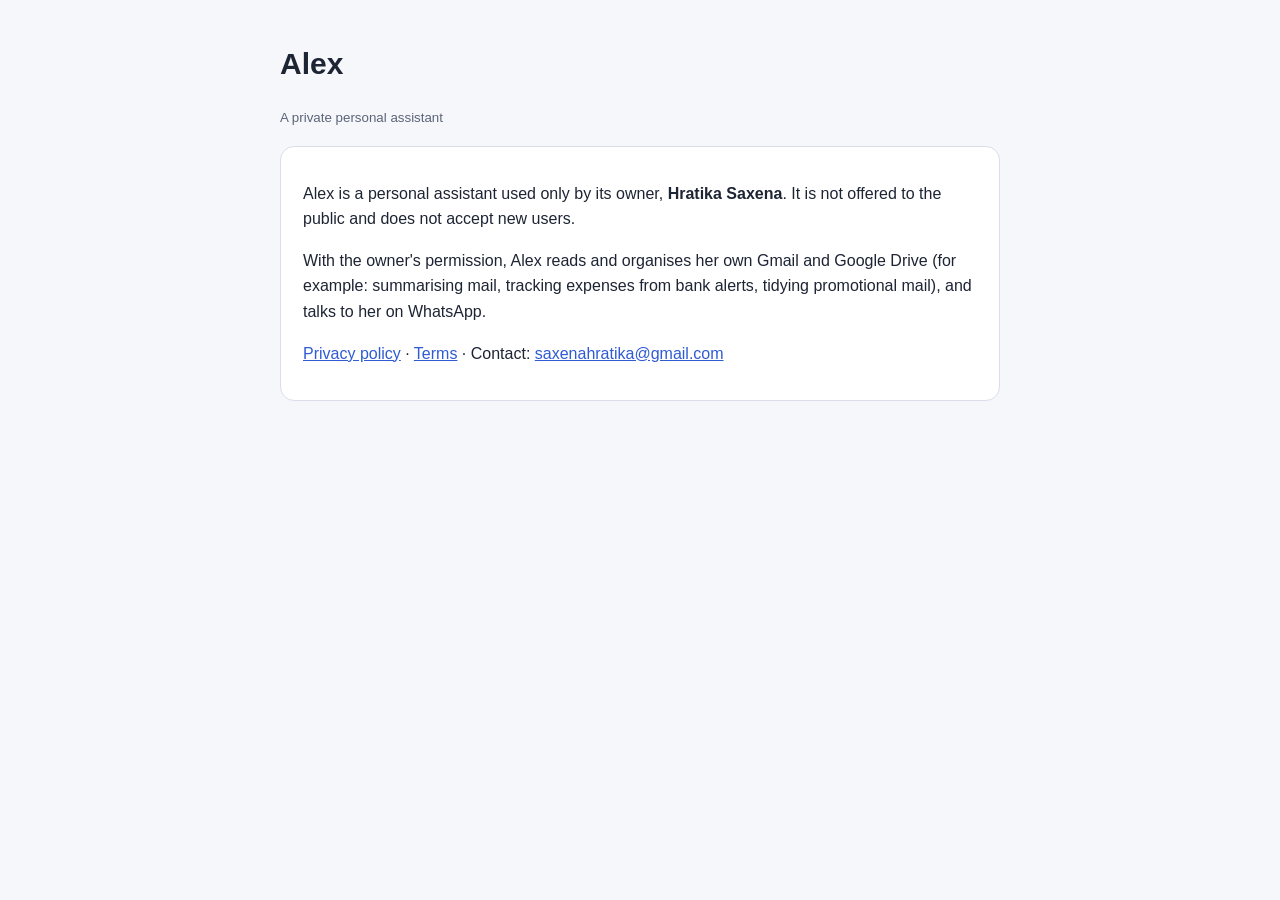
<file: index.html>
<!doctype html><html lang="en"><head><meta charset="utf-8"><meta name="viewport" content="width=device-width,initial-scale=1">
<title>Alex: personal assistant</title><link rel="stylesheet" href="style.css"></head><body><main>
<h1>Alex</h1><p><small>A private personal assistant</small></p>
<div class="card">
<p>Alex is a personal assistant used only by its owner, <b>Hratika Saxena</b>. It is not offered to the public and does not accept new users.</p>
<p>With the owner's permission, Alex reads and organises her own Gmail and Google Drive (for example: summarising mail, tracking expenses from bank alerts, tidying promotional mail), and talks to her on WhatsApp.</p>
<p><a href="privacy.html">Privacy policy</a> · <a href="terms.html">Terms</a> · Contact: <a href="mailto:saxenahratika@gmail.com">saxenahratika@gmail.com</a></p>
</div></main></body></html>
</file>
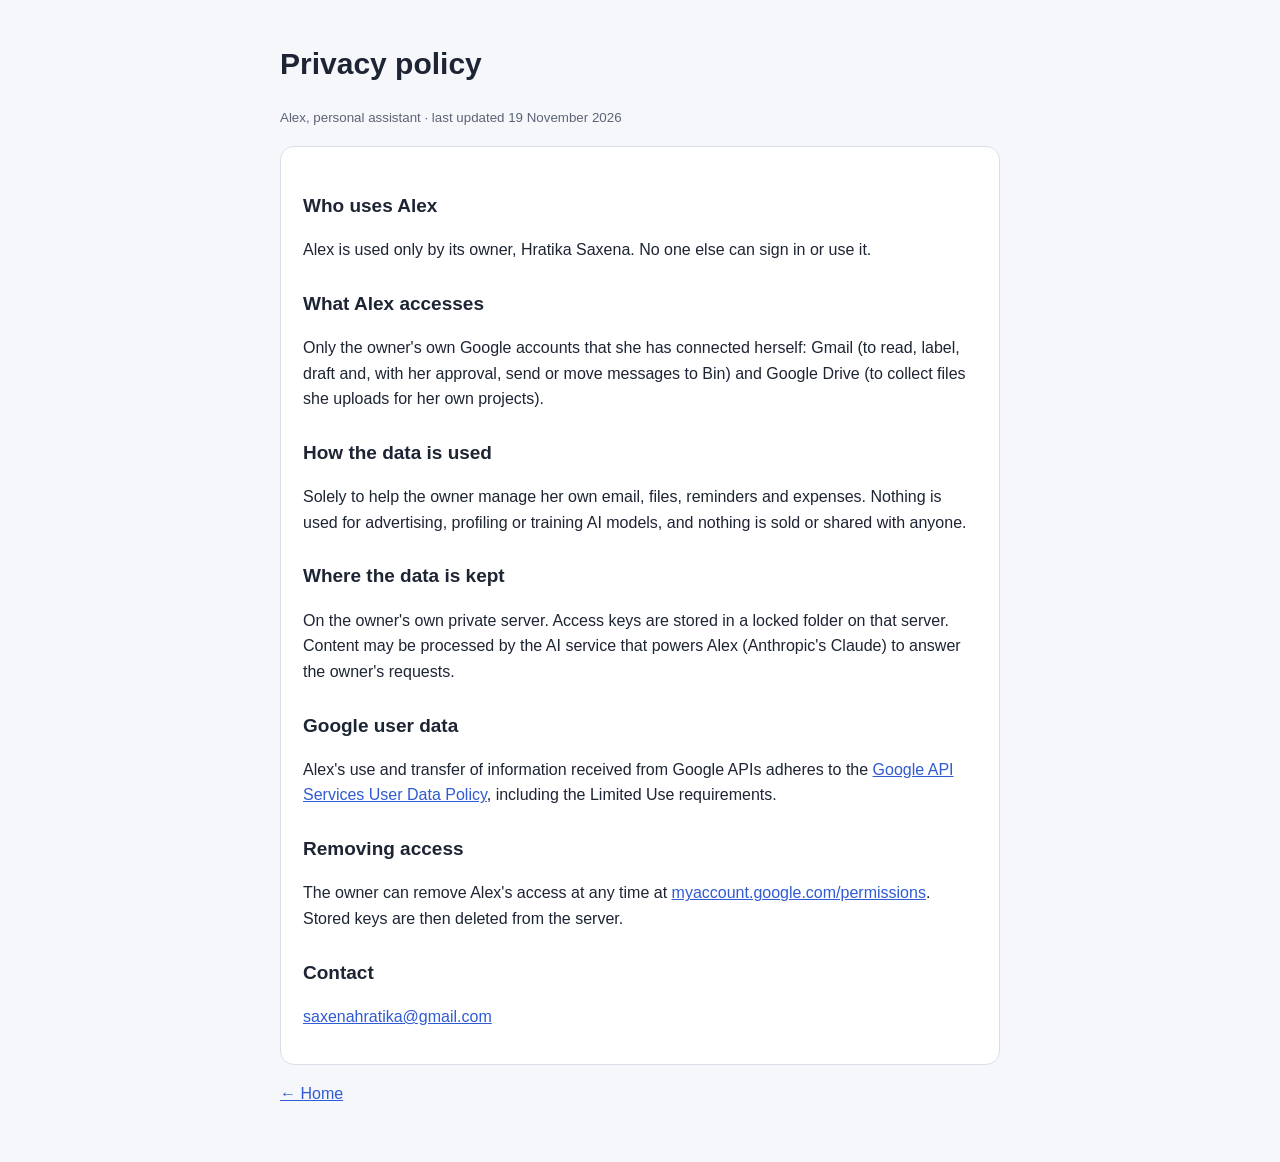
<file: privacy.html>
<!doctype html><html lang="en"><head><meta charset="utf-8"><meta name="viewport" content="width=device-width,initial-scale=1">
<title>Alex: privacy policy</title><link rel="stylesheet" href="style.css"></head><body><main>
<h1>Privacy policy</h1><p><small>Alex, personal assistant · last updated 19 November 2026</small></p>
<div class="card">
<h2>Who uses Alex</h2><p>Alex is used only by its owner, Hratika Saxena. No one else can sign in or use it.</p>
<h2>What Alex accesses</h2><p>Only the owner's own Google accounts that she has connected herself: Gmail (to read, label, draft and, with her approval, send or move messages to Bin) and Google Drive (to collect files she uploads for her own projects).</p>
<h2>How the data is used</h2><p>Solely to help the owner manage her own email, files, reminders and expenses. Nothing is used for advertising, profiling or training AI models, and nothing is sold or shared with anyone.</p>
<h2>Where the data is kept</h2><p>On the owner's own private server. Access keys are stored in a locked folder on that server. Content may be processed by the AI service that powers Alex (Anthropic's Claude) to answer the owner's requests.</p>
<h2>Google user data</h2><p>Alex's use and transfer of information received from Google APIs adheres to the <a href="https://developers.google.com/terms/api-services-user-data-policy">Google API Services User Data Policy</a>, including the Limited Use requirements.</p>
<h2>Removing access</h2><p>The owner can remove Alex's access at any time at <a href="https://myaccount.google.com/permissions">myaccount.google.com/permissions</a>. Stored keys are then deleted from the server.</p>
<h2>Contact</h2><p><a href="mailto:saxenahratika@gmail.com">saxenahratika@gmail.com</a></p>
</div><p><a href="index.html">← Home</a></p></main></body></html>
</file>
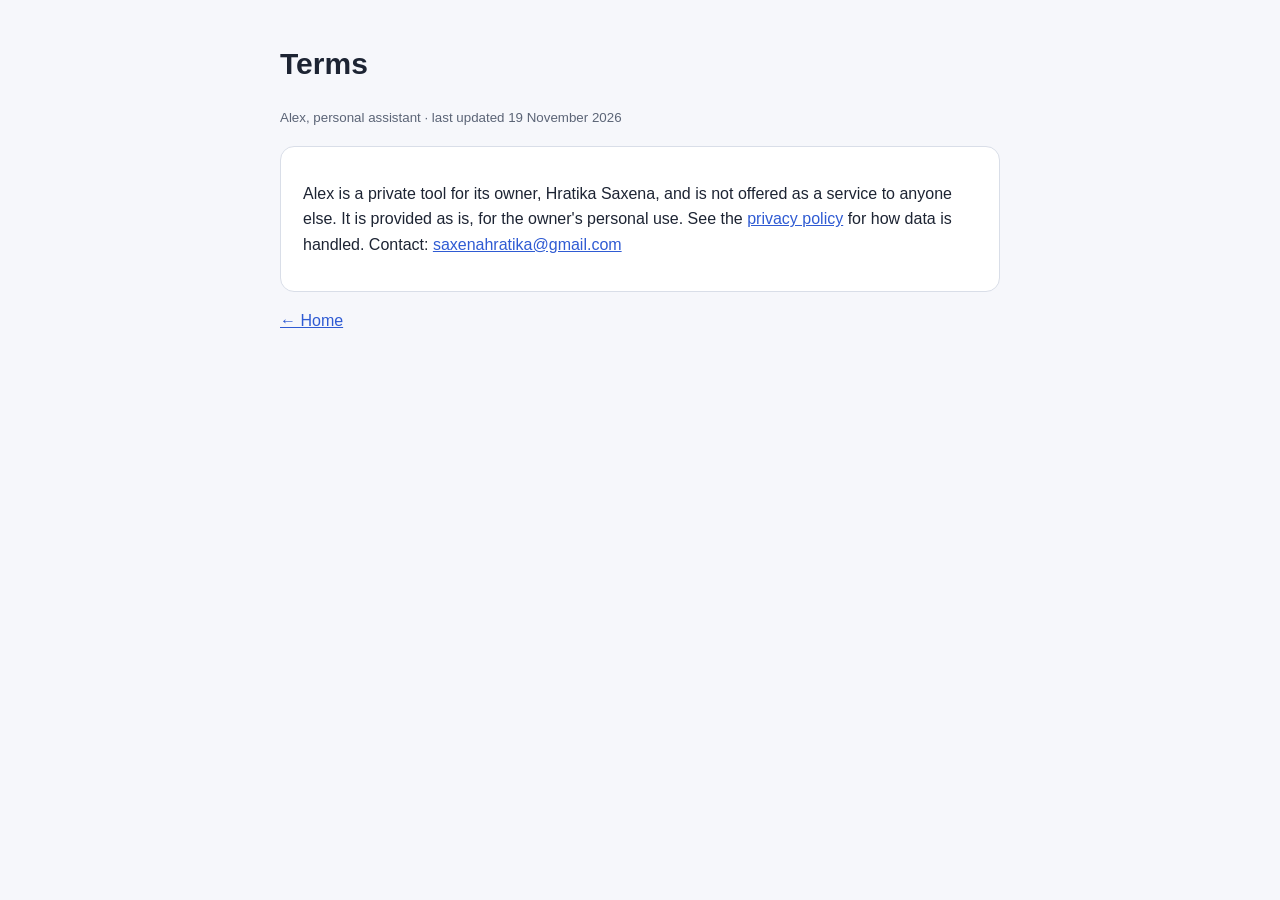
<file: terms.html>
<!doctype html><html lang="en"><head><meta charset="utf-8"><meta name="viewport" content="width=device-width,initial-scale=1">
<title>Alex: terms</title><link rel="stylesheet" href="style.css"></head><body><main>
<h1>Terms</h1><p><small>Alex, personal assistant · last updated 19 November 2026</small></p>
<div class="card"><p>Alex is a private tool for its owner, Hratika Saxena, and is not offered as a service to anyone else. It is provided as is, for the owner's personal use. See the <a href="privacy.html">privacy policy</a> for how data is handled. Contact: <a href="mailto:saxenahratika@gmail.com">saxenahratika@gmail.com</a></p></div>
<p><a href="index.html">← Home</a></p></main></body></html>
</file>
<file: style.css>
body{margin:0;font:16px/1.6 -apple-system,"Segoe UI",Roboto,sans-serif;color:#1d2433;background:#f6f7fb}
main{max-width:720px;margin:0 auto;padding:40px 20px}h1{font-size:30px;margin:0 0 6px}h2{font-size:19px;margin:26px 0 6px}
.card{background:#fff;border:1px solid #d9dee8;border-radius:14px;padding:18px 22px}a{color:#2f5bd3}small{color:#5b6476}
</file>
